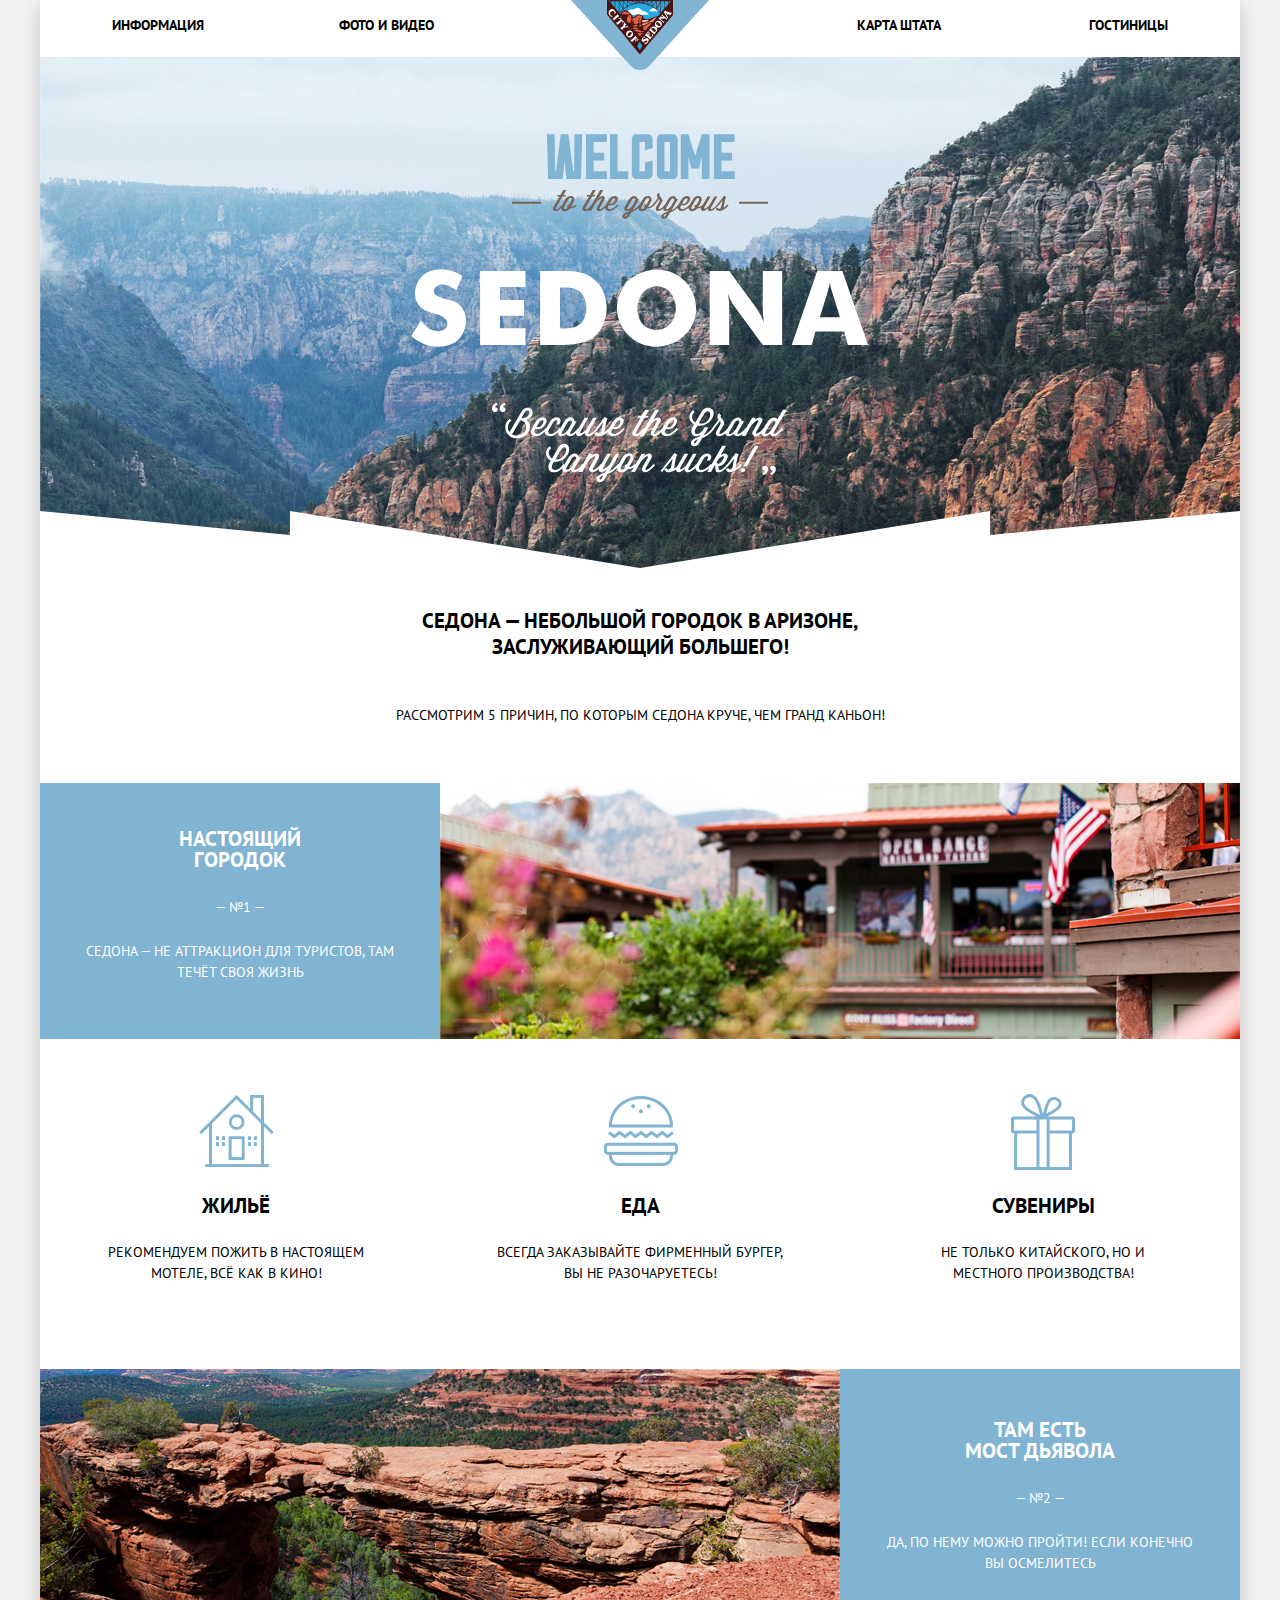
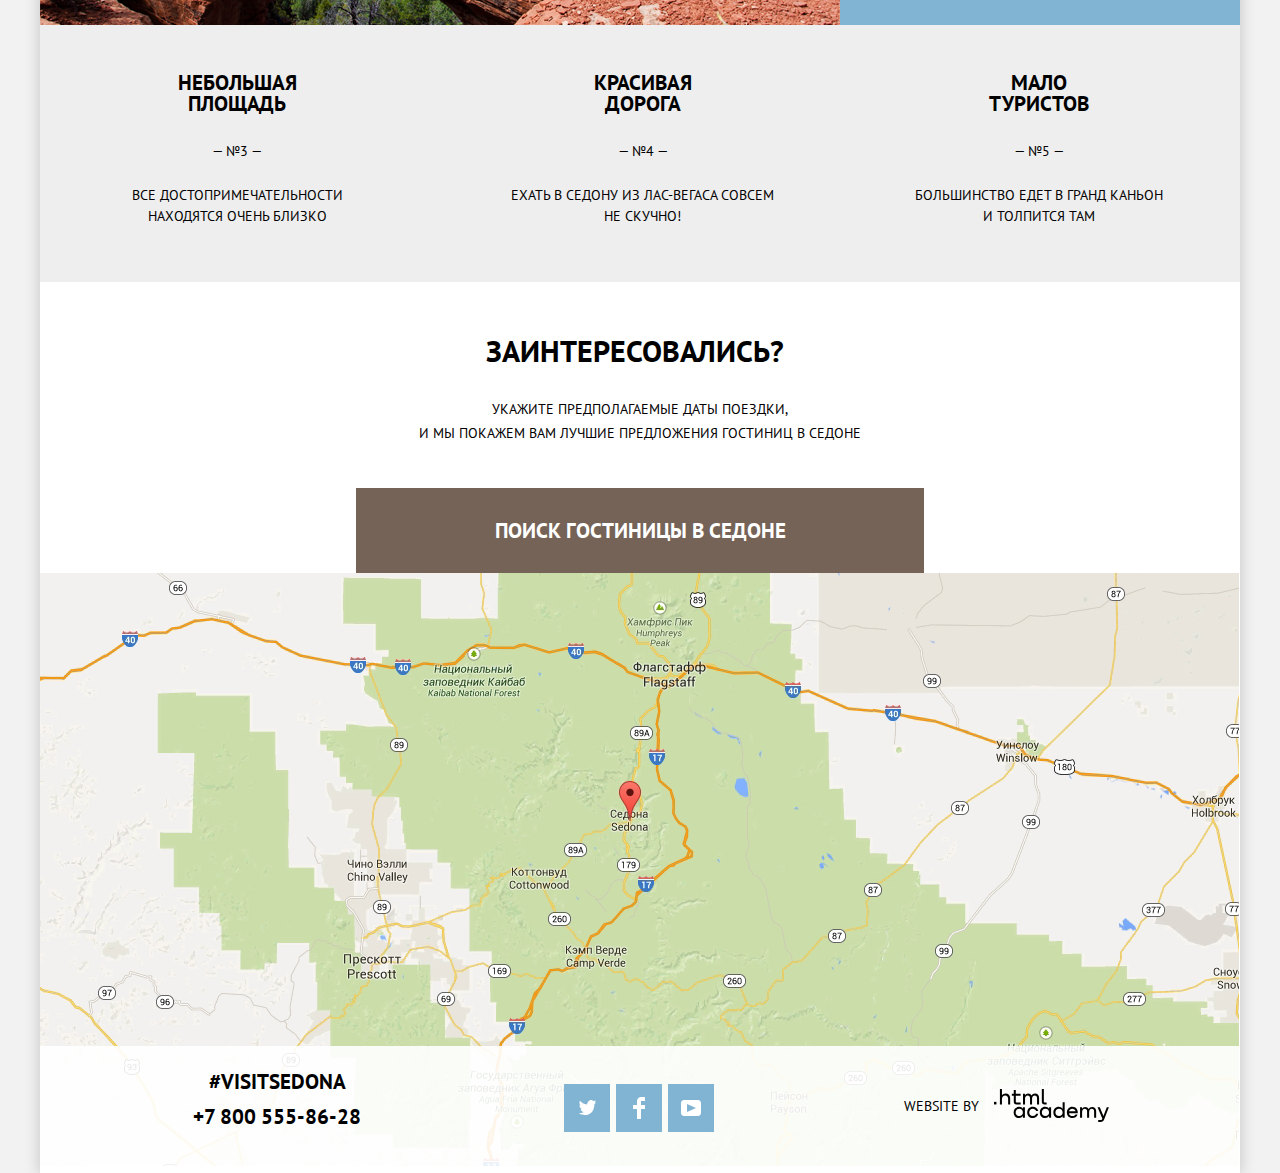
<file: index.html>
<!DOCTYPE html>
<html lang="ru" class="page">
  <head>
    <meta charset="utf-8">
    <title>HTML Academy: Седона</title>
    <link rel="stylesheet" href="https://fonts.googleapis.com/css2?family=PT+Sans:wght@400;700&display=swap">
    <link rel="stylesheet" href="css/normalize.css">
    <link rel="stylesheet" href="css/style.min.css">
    <link rel="icon" href="favicon.ico">
  </head>
  <body class="page-body">
    <div class="container-shadow">
      <header class="container">
        <nav>
          <ul class="menu-navigation">
            <li>
              <a href="blank.html">Информация</a>
            </li>
            <li>
              <a href="blank.html">Фото и видео</a>
            </li>
            <li>
              <a href="blank.html">Карта штата</a>
            </li>
            <li>
              <a href="catalog.html">Гостиницы</a>
            </li>
          </ul>
          <a class="menu-logo" href="#">
            <img src="img/logo.svg" width="138" height="70" alt="Логотип Седона">
          </a>
        </nav>
      </header>
      <main class="main-content container">
        <section class="welcome-container">
          <h1 class="visually-hidden">Купить тур в Седону</h1>
          <img class="welcome-text" src="img/welcome.svg" width="189" height="46" alt="Welcome">
          <img src="img/to-the-gorgeous.svg" width="256" height="29" alt="To the gorgeous">
          <img class="welcome-title" src="img/welcome-title.svg" width="458" height="214" alt="Sedona. Becose the Grand Canyon suck!">
          <img src="img/welcome-border.png" width="1200" height="57" alt="Рамка для верхнего блока">
        </section>
        <section class="description-container">
          <h2>Седона — небольшой городок в Аризоне, заслуживающий большего!</h2>
          <P>Рассмотрим 5 причин, по которым Седона круче, чем гранд каньон!</p>
          <ul class="reasons-list">
            <li class="item">
              <div class="item-container">
                <div>
                  <h3>Настоящий городок</h3>
                  <span class="reason-number">— №1 —</span>
                  <p>Седона — не аттракцион для туристов, там течёт своя жизнь</p>
                </div>
                <img src="img/town.jpg" width="800" height="256" alt="Седона - города с инфраструктурой">
              </div>
              <ul class="inner-list">
                <li class="item">
                  <img src="img/house.png" width="90" height="90" alt="Великолепные мотели">
                  <h4>Жильё</h4>
                  <p>Рекомендуем пожить в настоящем мотеле, всё как в кино!</p>
                </li>
                <li class="item">
                  <img src="img/burger.png" width="90" height="90" alt="Качественная еда">
                  <h4>Еда</h4>
                  <p>Всегда заказывайте фирменный бургер, вы не разочаруетесь!</p>
                </li>
                <li class="item">
                  <img src="img/gift.png" width="90" height="90" alt="Местные сувениры">
                  <h4>Сувениры</h4>
                  <p>Не только китайского, но и местного производства!</p>
                </li>
              </ul>
            </li>
            <li class="item">
              <div class="item-container">
                <img src="img/devil-bridge.jpg" width="800" height="256" alt="Седона - города с инфраструктурой">
                <div>
                  <h3>Там есть 
                    <br>
                    мост дьявола</h3>
                  <span class="reason-number">— №2 —</span>
                  <p>Да, по нему можно пройти! Если конечно вы осмелитесь</p>
                </div>
              </div>
            </li>
          </ul>
          <ul class="second-reasons-list">
            <li class="item">
              <h3>Небольшая площадь</h3>
              <span class="reason-number">— №3 —</span>
              <p>Все достопримечательности 
                <br>
                находятся очень близко</p>
            </li>
            <li class="item">
              <h3>Красивая дорога</h3>
              <span class="reason-number">— №4 —</span>
              <p>Ехать в седону из лас-вегаса совсем
                <br>
                не скучно!</p>
            </li>
            <li class="item">
              <h3>Мало туристов</h3>
              <span class="reason-number">— №5 —</span>
              <p>Большинство едет в гранд каньон
                <br>
                и толпится там</p>
            </li>
          </ul>
        </section>
        <section class="search-hotel container">
          <h2 class="visually-hidden">Заказать гостиницу в Седоне</h2>
          <span>Заинтересовались?</span>
          <p>Укажите предполагаемые даты поездки,
            <br>
            и мы покажем вам лучшие предложения гостиниц в седоне</p>
          <a class="modal-open-button" href="form.html">Поиск гостиницы в Седоне</a>
        </section>
        <section class="modal">
          <form class="modal-form" action="https://echo.htmlacademy.ru" method="get">
            <p>
              <label for="check-in">Дата заезда:</label>
              <input class="form-date" id="check-in" type="text" name="check-in-date" placeholder="24 апреля 2017" required>
              <button class="button-calendar button-form" type="button">
                <svg width="21" height="23" viewBox="0 0 21 23" fill="none" xmlns="http://www.w3.org/2000/svg">
                  <path fill-rule="evenodd" clip-rule="evenodd" d="M16.406 3.02498H19.251C20.217 3.02498 21 3.84698 21 4.86198V21.164C21 22.179 20.217 23 19.251 23H1.75C0.784 23 0 22.179 0 21.164V4.86198C0 3.84698 0.784 3.02498 1.75 3.02498H4.593V1.64798C4.593 1.26698 4.887 0.958984 5.25 0.958984C5.612 0.958984 5.906 1.26698 5.906 1.64798V3.02498H9.844V1.64798C9.844 1.26698 10.138 0.958984 10.501 0.958984C10.862 0.958984 11.156 1.26698 11.156 1.64798V3.02498H15.094V1.64798C15.094 1.26698 15.387 0.958984 15.75 0.958984C16.112 0.958984 16.406 1.26698 16.406 1.64798V3.02498ZM19.5646 21.484C19.6466 21.3979 19.691 21.2828 19.688 21.164H19.689V4.86198C19.689 4.60898 19.493 4.40298 19.252 4.40298H16.407V5.78098C16.407 6.16198 16.113 6.46998 15.751 6.46998C15.388 6.46998 15.095 6.16198 15.095 5.78098V4.40298H11.157V5.78098C11.157 6.16198 10.863 6.46998 10.502 6.46998C10.139 6.46998 9.845 6.16198 9.845 5.78098V4.40298H5.907V5.78098C5.907 6.16198 5.613 6.46998 5.251 6.46998C4.888 6.46998 4.594 6.16198 4.594 5.78098V4.40298H1.75C1.50263 4.40953 1.30696 4.61458 1.312 4.86198V21.164C1.30696 21.4114 1.50263 21.6164 1.75 21.623H19.251C19.3698 21.6201 19.4826 21.5701 19.5646 21.484Z" fill="#A9A9A9"/>
                  <path fill-rule="evenodd" clip-rule="evenodd" d="M4.59399 9.2251H7.21899V11.2911H4.59399V9.2251ZM4.59399 12.6681H7.21899V14.7351H4.59399V12.6681ZM7.21899 16.1121H4.59399V18.1781H7.21899V16.1121ZM9.18799 16.1121H11.813V18.1781H9.18799V16.1121ZM11.813 12.6681H9.18799V14.7351H11.813V12.6681ZM9.18799 9.2251H11.813V11.2911H9.18799V9.2251ZM16.406 16.1121H13.781V18.1781H16.406V16.1121ZM13.781 12.6681H16.406V14.7351H13.781V12.6681ZM16.406 9.2251H13.781V11.2911H16.406V9.2251Z" fill="#A9A9A9"/>
                </svg>
              </button>
            </p>
            <p>
              <label for="departure">Дата выезда:</label>
              <input class="form-date" id="departure" type="text" name="departure-date" placeholder="4 июля 2017">
              <button class="button-calendar button-form" type="button">
                <svg width="21" height="23" viewBox="0 0 21 23" fill="none" xmlns="http://www.w3.org/2000/svg">
                  <path fill-rule="evenodd" clip-rule="evenodd" d="M16.406 3.02498H19.251C20.217 3.02498 21 3.84698 21 4.86198V21.164C21 22.179 20.217 23 19.251 23H1.75C0.784 23 0 22.179 0 21.164V4.86198C0 3.84698 0.784 3.02498 1.75 3.02498H4.593V1.64798C4.593 1.26698 4.887 0.958984 5.25 0.958984C5.612 0.958984 5.906 1.26698 5.906 1.64798V3.02498H9.844V1.64798C9.844 1.26698 10.138 0.958984 10.501 0.958984C10.862 0.958984 11.156 1.26698 11.156 1.64798V3.02498H15.094V1.64798C15.094 1.26698 15.387 0.958984 15.75 0.958984C16.112 0.958984 16.406 1.26698 16.406 1.64798V3.02498ZM19.5646 21.484C19.6466 21.3979 19.691 21.2828 19.688 21.164H19.689V4.86198C19.689 4.60898 19.493 4.40298 19.252 4.40298H16.407V5.78098C16.407 6.16198 16.113 6.46998 15.751 6.46998C15.388 6.46998 15.095 6.16198 15.095 5.78098V4.40298H11.157V5.78098C11.157 6.16198 10.863 6.46998 10.502 6.46998C10.139 6.46998 9.845 6.16198 9.845 5.78098V4.40298H5.907V5.78098C5.907 6.16198 5.613 6.46998 5.251 6.46998C4.888 6.46998 4.594 6.16198 4.594 5.78098V4.40298H1.75C1.50263 4.40953 1.30696 4.61458 1.312 4.86198V21.164C1.30696 21.4114 1.50263 21.6164 1.75 21.623H19.251C19.3698 21.6201 19.4826 21.5701 19.5646 21.484Z" fill="#A9A9A9"/>
                  <path fill-rule="evenodd" clip-rule="evenodd" d="M4.59399 9.2251H7.21899V11.2911H4.59399V9.2251ZM4.59399 12.6681H7.21899V14.7351H4.59399V12.6681ZM7.21899 16.1121H4.59399V18.1781H7.21899V16.1121ZM9.18799 16.1121H11.813V18.1781H9.18799V16.1121ZM11.813 12.6681H9.18799V14.7351H11.813V12.6681ZM9.18799 9.2251H11.813V11.2911H9.18799V9.2251ZM16.406 16.1121H13.781V18.1781H16.406V16.1121ZM13.781 12.6681H16.406V14.7351H13.781V12.6681ZM16.406 9.2251H13.781V11.2911H16.406V9.2251Z" fill="#A9A9A9"/>
                </svg>
              </button>
            </p>
            <div class="people-quantity">
              <label for="adults">Взрослые:</label>
              <button class="button-minus button-form" type="button">
                <svg width="12" height="3" viewBox="0 0 12 3" fill="none" xmlns="http://www.w3.org/2000/svg">
                  <rect width="12" height="3" fill="#A9A9A9"/>
                </svg>
              </button>
              <input class="form-number" id="adults" type="text"  name="adults-quantity" placeholder="2" required>
              <button class="button-plus button-form" type="button">
                <svg width="11" height="11" viewBox="0 0 11 11" fill="none" xmlns="http://www.w3.org/2000/svg">
                  <path fill-rule="evenodd" clip-rule="evenodd" d="M4.23086 6.76932V11H6.76932V6.76932H11V4.23086H6.76932V0H4.23085V4.23086H0V6.76932H4.23086Z" fill="#A9A9A9"/>
                </svg>
              </button>
              <label class="form-label-children" for="children">Дети:</label>
              <button class="button-minus button-form" type="button">
                <svg width="12" height="3" viewBox="0 0 12 3" fill="none" xmlns="http://www.w3.org/2000/svg">
                  <rect width="12" height="3" fill="#A9A9A9"/>
                </svg>
              </button>
              <input class="form-number" id="children" type="text" name="children-quantity" placeholder="0" value="0">
              <button class="button-plus button-form" type="button">
                <svg width="11" height="11" viewBox="0 0 11 11" fill="none" xmlns="http://www.w3.org/2000/svg">
                  <path fill-rule="evenodd" clip-rule="evenodd" d="M4.23086 6.76932V11H6.76932V6.76932H11V4.23086H6.76932V0H4.23085V4.23086H0V6.76932H4.23086Z" fill="#A9A9A9"/>
                </svg>
              </button>
            </div>
            <button class="button-search" type="submit">Найти</button>
            </form>
        </section>
        <section class="map">
          <iframe src="https://www.google.com/maps/embed?pb=!1m18!1m12!1m3!1d52385.13565774556!2d-111.83015785957858!3d34.8544438152782!2m3!1f0!2f0!3f0!3m2!1i1024!2i768!4f13.1!3m3!1m2!1s0x872da132f942b00d%3A0x5548c523fa6c8efd!2z0KHQtdC00L7QvdCwLCDQkNGA0LjQt9C-0L3QsCA4NjMzNiwg0KHQqNCQ!5e0!3m2!1sru!2sru!4v1625517632846!5m2!1sru!2sru" width="1200" height="594" style="border:0;" allowfullscreen="" loading="lazy"></iframe>
        </section>
      </main>
      <footer class="main-footer footer-index container">
        <section class="contacts">
          <p>#visitSEDONA</p>
          <a href="tel:+78005558628">+7 800 555-86-28</a>
        </section>
        <ul class="social-list">
          <li>
            <a class="social-button" href="#" title="Twitter">
              <svg width="17" height="17" viewBox="0 0 17 17" fill="none" xmlns="http://www.w3.org/2000/svg">
                <path d="M10.95 1.14409C12.635 0.648089 13.934 1.41409 14.527 2.32309C15.2 2.09209 15.858 1.84209 16.538 1.61509C16.5249 2.30145 16.2117 2.94761 15.681 3.38309C16.366 3.55309 16.985 2.89209 16.985 2.89209C16.816 3.89209 15.979 4.68009 15.422 4.91609C15.191 11.6661 12.247 16.1331 5.34498 15.9981H4.89898C4.48898 15.9981 0.734977 15.5381 0.000976562 14.1111C2.27198 14.3071 3.89398 13.6891 4.69398 12.9341C3.73398 12.6341 2.01498 12.4571 1.71498 9.98409C2.06398 10.0901 2.27898 10.2121 2.90498 10.1031C1.70498 9.24709 0.373977 8.53009 0.447977 6.33009C0.732977 6.65809 1.51498 6.86609 1.78798 6.80209C1.08498 6.56109 -0.182023 3.44209 0.893977 1.85009C2.71198 3.70409 4.62898 5.45609 8.04598 5.62309C8.25398 3.33009 9.18298 1.79309 10.95 1.14409Z" fill="white"/>
              </svg>
            </a>
          </li>
          <li>
            <a class="social-button" href="#" title="Facebook">
              <svg width="12" height="22" viewBox="0 0 12 22" fill="none" xmlns="http://www.w3.org/2000/svg">
                <path d="M12 4V0H8C5.79086 0 4 1.79086 4 4V8H0V12H4V22H8V12H12V8H8V4H12Z" fill="white"/>
              </svg>
            </a>
          </li>
          <li>
            <a class="social-button" href="#" title="YouTube">
              <svg width="20" height="16" viewBox="0 0 20 16" fill="none" xmlns="http://www.w3.org/2000/svg">
                <path fill-rule="evenodd" clip-rule="evenodd" d="M3 0H17C18.65 0 20 1.35 20 3V13C20 14.65 18.65 16 17 16H3C1.35 16 0 14.65 0 13V3C0 1.35 1.35 0 3 0ZM6.027 4.002V11.998L15.014 8L6.027 4.002Z" fill="white"/>
              </svg>
            </a>
          </li>
        </ul>
        <div class="developer">
          <p>Website by</p>
          <a class="developer-link" href="https://htmlacademy.ru/intensive/htmlcss" title="htmlAcademy">
             <svg width="115" height="33" viewBox="0 0 115 33" fill="none" xmlns="http://www.w3.org/2000/svg">
               <path d="M0 12.8691V15.4429H2.45789V12.8691H0Z" fill="black"/>
               <path d="M11.6466 4.52562C10.0863 4.52562 8.82534 5.23341 8.03454 6.26294H7.94905V0H5.91864V15.4429H7.94905V10.1451C7.94905 8.02172 9.27418 6.49888 11.2191 6.49888C13.0572 6.49888 14.1258 7.87158 14.1258 9.71614V15.4429H16.1563V9.35153C16.1563 6.41308 14.3396 4.52562 11.6466 4.52562Z" fill="black"/>
               <path d="M26.6171 4.82696H21.8082V1.07349H19.7778V4.82696H17.8542V6.80022H19.7778V12.7843C19.7778 14.5002 20.7396 15.4439 22.4708 15.4439H26.6171V13.4492H22.8769C22.193 13.4492 21.8082 13.0632 21.8082 12.3983V6.80022H26.6171V4.82696Z" fill="black"/>
               <path d="M41.1215 4.54712C39.497 4.54712 38.2576 5.34071 37.5736 6.60618H37.5095C36.8897 5.36217 35.7356 4.54712 34.154 4.54712C32.7434 4.54712 31.6746 5.29781 31.0336 6.3488H30.948V4.82596H29.0031V15.4429H31.0336V9.99504C31.0336 8.00032 32.0806 6.54184 33.6624 6.49894C35.1584 6.45604 36.0347 7.52847 36.0347 9.13708V15.4429H38.0652V9.82343C38.0652 7.44266 39.4758 6.49894 40.6941 6.49894C42.1688 6.49894 43.0452 7.52847 43.0452 9.13708V15.4429H45.0754V8.92261C45.0754 6.3488 43.6221 4.54712 41.1215 4.54712Z" fill="black"/>
               <path d="M47.8271 12.6975C47.8271 14.4348 48.8103 15.4429 50.6269 15.4429H52.6359V13.4696H50.9261C50.2422 13.4696 49.8574 13.0835 49.8574 12.4186V0H47.8271V12.6975Z" fill="black"/>
               <path d="M28.9048 19.6888H28.8192C28.027 18.6227 26.7425 17.8764 25.0295 17.8551C21.882 17.8124 19.6338 20.1365 19.6338 23.4202C19.6338 26.7252 21.9248 29.0494 25.008 29.0068C26.7637 28.9853 28.027 28.1965 28.8192 27.0663H28.9048V28.7081H30.9177V18.1536H28.9048V19.6888ZM25.3077 27.0451C23.081 27.0451 21.6679 25.4245 21.6679 23.4202C21.6679 21.4159 23.081 19.7954 25.3077 19.7954C27.4703 19.7954 28.8836 21.4159 28.8836 23.4202C28.8836 25.4033 27.4703 27.0451 25.3077 27.0451Z" fill="black"/>
               <path d="M44.2095 21.9915C43.717 19.6034 41.5973 17.855 38.8139 17.855C35.4524 17.855 33.2042 20.307 33.2042 23.4201C33.2042 26.5331 35.4524 29.0067 38.8139 29.0067C41.5973 29.0067 43.717 27.2155 44.2095 24.8061H42.0898C41.6617 26.1494 40.3984 27.0662 38.8354 27.0662C36.6513 27.0662 35.2381 25.4244 35.2381 23.4201C35.2381 21.4158 36.6513 19.7953 38.8354 19.7953C40.4625 19.7953 41.6617 20.7548 42.0898 21.9915H44.2095Z" fill="black"/>
               <path d="M55.0836 19.6888H54.998C54.2058 18.6227 52.921 17.8764 51.2081 17.8551C48.0607 17.8124 45.8125 20.1365 45.8125 23.4202C45.8125 26.7252 48.1036 29.0494 51.1866 29.0068C52.9425 28.9853 54.2058 28.1965 54.998 27.0663H55.0836V28.7081H57.0962V18.1536H55.0836V19.6888ZM51.4866 27.0451C49.2596 27.0451 47.8466 25.4245 47.8466 23.4202C47.8466 21.4159 49.2596 19.7954 51.4866 19.7954C53.6491 19.7954 55.0622 21.4159 55.0622 23.4202C55.0622 25.4033 53.6491 27.0451 51.4866 27.0451Z" fill="black"/>
               <path d="M68.6538 19.7953H68.5682C67.776 18.6652 66.4483 17.8763 64.7568 17.855C61.6738 17.8123 59.3827 20.1365 59.3827 23.4415C59.3827 26.7251 61.6309 29.0493 64.7783 29.0067C66.4483 28.9853 67.776 28.239 68.5468 27.1729H68.6538V28.708H70.6665V13.356H68.6538V19.7953ZM65.0568 27.0662C62.8298 27.0662 61.4168 25.4458 61.4168 23.4415C61.4168 21.4372 62.8298 19.8166 65.0568 19.8166C67.2193 19.8166 68.6324 21.4585 68.6324 23.4415C68.6324 25.4458 67.2193 27.0662 65.0568 27.0662Z" fill="black"/>
               <path d="M78.3297 17.855C75.0752 17.855 72.8483 20.3497 72.8483 23.4414C72.8483 26.4479 74.9467 29.0067 78.3724 29.0067C80.8561 29.0067 82.8475 27.6633 83.5541 25.4244H81.4342C80.9634 26.4267 79.8286 27.0662 78.4582 27.0662C76.5312 27.0662 75.1608 25.7869 75.0108 24.1451H83.7682C84.0464 20.6269 81.8412 17.855 78.3297 17.855ZM78.2868 19.7953C79.9783 19.7953 81.2416 20.8401 81.5627 22.354H75.0538C75.3534 20.8614 76.6168 19.7953 78.2868 19.7953Z" fill="black"/>
               <path d="M98.1985 17.8762C96.5713 17.8762 95.3295 18.6651 94.6443 19.9232H94.5799C93.9591 18.6865 92.8029 17.8762 91.2184 17.8762C89.8054 17.8762 88.7347 18.6225 88.0924 19.6673H88.0068V18.1534H86.0583V28.7079H88.0924V23.2921C88.0924 21.3091 89.1417 19.8592 90.7261 19.8165C92.2247 19.7739 93.1028 20.84 93.1028 22.4392V28.7079H95.1368V23.1215C95.1368 20.7547 96.5499 19.8165 97.7703 19.8165C99.2477 19.8165 100.125 20.84 100.125 22.4392V28.7079H102.16V22.226C102.16 19.6673 100.704 17.8762 98.1985 17.8762Z" fill="black"/>
               <path d="M109.441 27.0237L105.801 18.1536H103.553L108.392 29.7104L108.371 29.753C108.028 30.6272 107.643 30.947 106.701 30.947H104.196V32.9726H106.701C108.542 32.9726 109.527 32.1411 110.212 30.3499L114.88 18.1536H112.803L109.441 27.0237Z" fill="black"/>
             </svg>
         </a>
        </div>
      </footer>
    </div>

    <script src="js/modal.js"></script>

  </body>
</html>
</file>
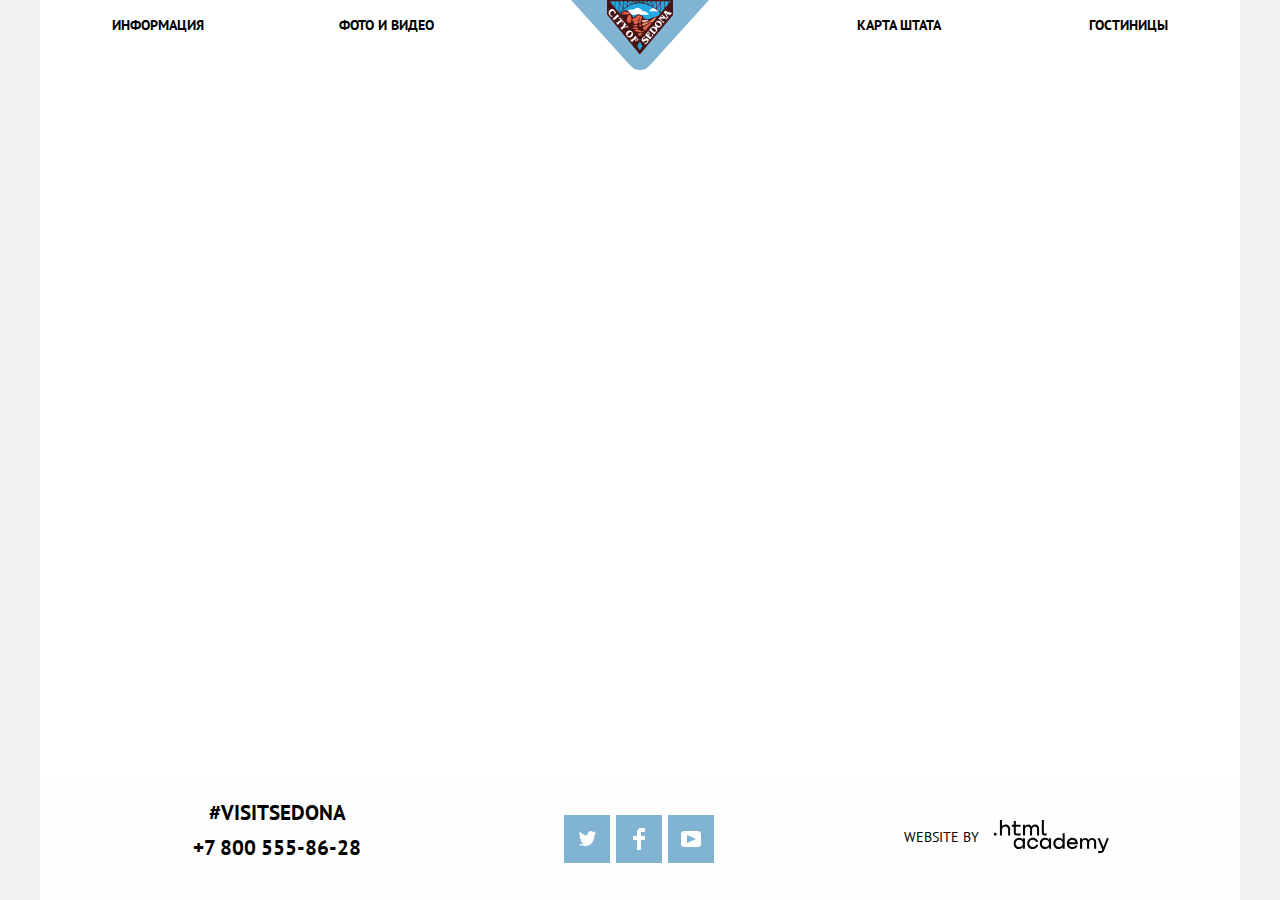
<file: blank.html>
<!DOCTYPE html>
<html lang="ru" class="page">
  <head>
    <meta charset="utf-8">
    <title>HTML Academy: 404 - Седона</title>
    <link rel="stylesheet" href="https://fonts.googleapis.com/css2?family=PT+Sans:wght@400;700&display=swap">
    <link rel="stylesheet" href="css/normalize.css">
    <link rel="stylesheet" href="css/style.min.css">
    <link rel="icon" href="favicon.ico">
  </head>

  <body class="page-body">
    <header class="container">
      <nav>
        <ul class="menu-navigation">
          <li>
            <a href="blank.html">Информация</a>
          </li>
          <li>
            <a href="blank.html">Фото и видео</a>
          </li>
          <li>
            <a href="blank.html">Карта штата</a>
          </li>
          <li>
            <a href="catalog.html">Гостиницы</a>
          </li>
        </ul>
        <div class="menu-logo" >
          <a href="index.html">
            <img src="img/logo.svg" width="138" height="70" alt="Логотип Седона">
          </a>
        </div>
      </nav>
    </header>
    <main class="main-content container">
    </main>
    <footer class="main-footer container">
      <section class="contacts">
        <p>#visitSEDONA</p>
        <a href="tel:+78005558628">+7 800 555-86-28</a>
      </section>
      <ul class="social-list">
        <li>
          <a class="social-button" href="#" title="Twitter">
            <svg width="17" height="17" viewBox="0 0 17 17" fill="none" xmlns="http://www.w3.org/2000/svg">
              <path d="M10.95 1.14409C12.635 0.648089 13.934 1.41409 14.527 2.32309C15.2 2.09209 15.858 1.84209 16.538 1.61509C16.5249 2.30145 16.2117 2.94761 15.681 3.38309C16.366 3.55309 16.985 2.89209 16.985 2.89209C16.816 3.89209 15.979 4.68009 15.422 4.91609C15.191 11.6661 12.247 16.1331 5.34498 15.9981H4.89898C4.48898 15.9981 0.734977 15.5381 0.000976562 14.1111C2.27198 14.3071 3.89398 13.6891 4.69398 12.9341C3.73398 12.6341 2.01498 12.4571 1.71498 9.98409C2.06398 10.0901 2.27898 10.2121 2.90498 10.1031C1.70498 9.24709 0.373977 8.53009 0.447977 6.33009C0.732977 6.65809 1.51498 6.86609 1.78798 6.80209C1.08498 6.56109 -0.182023 3.44209 0.893977 1.85009C2.71198 3.70409 4.62898 5.45609 8.04598 5.62309C8.25398 3.33009 9.18298 1.79309 10.95 1.14409Z" fill="white"/>
            </svg>
          </a>
        </li>
        <li>
          <a class="social-button" href="#" title="Facebook">
            <svg width="12" height="22" viewBox="0 0 12 22" fill="none" xmlns="http://www.w3.org/2000/svg">
              <path d="M12 4V0H8C5.79086 0 4 1.79086 4 4V8H0V12H4V22H8V12H12V8H8V4H12Z" fill="white"/>
            </svg>
          </a>
        </li>
        <li>
          <a class="social-button" href="#" title="YouTube">
            <svg width="20" height="16" viewBox="0 0 20 16" fill="none" xmlns="http://www.w3.org/2000/svg">
              <path fill-rule="evenodd" clip-rule="evenodd" d="M3 0H17C18.65 0 20 1.35 20 3V13C20 14.65 18.65 16 17 16H3C1.35 16 0 14.65 0 13V3C0 1.35 1.35 0 3 0ZM6.027 4.002V11.998L15.014 8L6.027 4.002Z" fill="white"/>
            </svg>
          </a>
        </li>
      </ul>
      <div class="developer">
        <p>Website by</p>
        <a class="developer-link" href="https://htmlacademy.ru/intensive/htmlcss" title="htmlAcademy">
           <svg width="115" height="33" viewBox="0 0 115 33" fill="none" xmlns="http://www.w3.org/2000/svg">
             <path d="M0 12.8691V15.4429H2.45789V12.8691H0Z" fill="black"/>
             <path d="M11.6466 4.52562C10.0863 4.52562 8.82534 5.23341 8.03454 6.26294H7.94905V0H5.91864V15.4429H7.94905V10.1451C7.94905 8.02172 9.27418 6.49888 11.2191 6.49888C13.0572 6.49888 14.1258 7.87158 14.1258 9.71614V15.4429H16.1563V9.35153C16.1563 6.41308 14.3396 4.52562 11.6466 4.52562Z" fill="black"/>
             <path d="M26.6171 4.82696H21.8082V1.07349H19.7778V4.82696H17.8542V6.80022H19.7778V12.7843C19.7778 14.5002 20.7396 15.4439 22.4708 15.4439H26.6171V13.4492H22.8769C22.193 13.4492 21.8082 13.0632 21.8082 12.3983V6.80022H26.6171V4.82696Z" fill="black"/>
             <path d="M41.1215 4.54712C39.497 4.54712 38.2576 5.34071 37.5736 6.60618H37.5095C36.8897 5.36217 35.7356 4.54712 34.154 4.54712C32.7434 4.54712 31.6746 5.29781 31.0336 6.3488H30.948V4.82596H29.0031V15.4429H31.0336V9.99504C31.0336 8.00032 32.0806 6.54184 33.6624 6.49894C35.1584 6.45604 36.0347 7.52847 36.0347 9.13708V15.4429H38.0652V9.82343C38.0652 7.44266 39.4758 6.49894 40.6941 6.49894C42.1688 6.49894 43.0452 7.52847 43.0452 9.13708V15.4429H45.0754V8.92261C45.0754 6.3488 43.6221 4.54712 41.1215 4.54712Z" fill="black"/>
             <path d="M47.8271 12.6975C47.8271 14.4348 48.8103 15.4429 50.6269 15.4429H52.6359V13.4696H50.9261C50.2422 13.4696 49.8574 13.0835 49.8574 12.4186V0H47.8271V12.6975Z" fill="black"/>
             <path d="M28.9048 19.6888H28.8192C28.027 18.6227 26.7425 17.8764 25.0295 17.8551C21.882 17.8124 19.6338 20.1365 19.6338 23.4202C19.6338 26.7252 21.9248 29.0494 25.008 29.0068C26.7637 28.9853 28.027 28.1965 28.8192 27.0663H28.9048V28.7081H30.9177V18.1536H28.9048V19.6888ZM25.3077 27.0451C23.081 27.0451 21.6679 25.4245 21.6679 23.4202C21.6679 21.4159 23.081 19.7954 25.3077 19.7954C27.4703 19.7954 28.8836 21.4159 28.8836 23.4202C28.8836 25.4033 27.4703 27.0451 25.3077 27.0451Z" fill="black"/>
             <path d="M44.2095 21.9915C43.717 19.6034 41.5973 17.855 38.8139 17.855C35.4524 17.855 33.2042 20.307 33.2042 23.4201C33.2042 26.5331 35.4524 29.0067 38.8139 29.0067C41.5973 29.0067 43.717 27.2155 44.2095 24.8061H42.0898C41.6617 26.1494 40.3984 27.0662 38.8354 27.0662C36.6513 27.0662 35.2381 25.4244 35.2381 23.4201C35.2381 21.4158 36.6513 19.7953 38.8354 19.7953C40.4625 19.7953 41.6617 20.7548 42.0898 21.9915H44.2095Z" fill="black"/>
             <path d="M55.0836 19.6888H54.998C54.2058 18.6227 52.921 17.8764 51.2081 17.8551C48.0607 17.8124 45.8125 20.1365 45.8125 23.4202C45.8125 26.7252 48.1036 29.0494 51.1866 29.0068C52.9425 28.9853 54.2058 28.1965 54.998 27.0663H55.0836V28.7081H57.0962V18.1536H55.0836V19.6888ZM51.4866 27.0451C49.2596 27.0451 47.8466 25.4245 47.8466 23.4202C47.8466 21.4159 49.2596 19.7954 51.4866 19.7954C53.6491 19.7954 55.0622 21.4159 55.0622 23.4202C55.0622 25.4033 53.6491 27.0451 51.4866 27.0451Z" fill="black"/>
             <path d="M68.6538 19.7953H68.5682C67.776 18.6652 66.4483 17.8763 64.7568 17.855C61.6738 17.8123 59.3827 20.1365 59.3827 23.4415C59.3827 26.7251 61.6309 29.0493 64.7783 29.0067C66.4483 28.9853 67.776 28.239 68.5468 27.1729H68.6538V28.708H70.6665V13.356H68.6538V19.7953ZM65.0568 27.0662C62.8298 27.0662 61.4168 25.4458 61.4168 23.4415C61.4168 21.4372 62.8298 19.8166 65.0568 19.8166C67.2193 19.8166 68.6324 21.4585 68.6324 23.4415C68.6324 25.4458 67.2193 27.0662 65.0568 27.0662Z" fill="black"/>
             <path d="M78.3297 17.855C75.0752 17.855 72.8483 20.3497 72.8483 23.4414C72.8483 26.4479 74.9467 29.0067 78.3724 29.0067C80.8561 29.0067 82.8475 27.6633 83.5541 25.4244H81.4342C80.9634 26.4267 79.8286 27.0662 78.4582 27.0662C76.5312 27.0662 75.1608 25.7869 75.0108 24.1451H83.7682C84.0464 20.6269 81.8412 17.855 78.3297 17.855ZM78.2868 19.7953C79.9783 19.7953 81.2416 20.8401 81.5627 22.354H75.0538C75.3534 20.8614 76.6168 19.7953 78.2868 19.7953Z" fill="black"/>
             <path d="M98.1985 17.8762C96.5713 17.8762 95.3295 18.6651 94.6443 19.9232H94.5799C93.9591 18.6865 92.8029 17.8762 91.2184 17.8762C89.8054 17.8762 88.7347 18.6225 88.0924 19.6673H88.0068V18.1534H86.0583V28.7079H88.0924V23.2921C88.0924 21.3091 89.1417 19.8592 90.7261 19.8165C92.2247 19.7739 93.1028 20.84 93.1028 22.4392V28.7079H95.1368V23.1215C95.1368 20.7547 96.5499 19.8165 97.7703 19.8165C99.2477 19.8165 100.125 20.84 100.125 22.4392V28.7079H102.16V22.226C102.16 19.6673 100.704 17.8762 98.1985 17.8762Z" fill="black"/>
             <path d="M109.441 27.0237L105.801 18.1536H103.553L108.392 29.7104L108.371 29.753C108.028 30.6272 107.643 30.947 106.701 30.947H104.196V32.9726H106.701C108.542 32.9726 109.527 32.1411 110.212 30.3499L114.88 18.1536H112.803L109.441 27.0237Z" fill="black"/>
           </svg>
       </a>
      </div>
    </footer>
  </body>

</html>
</file>
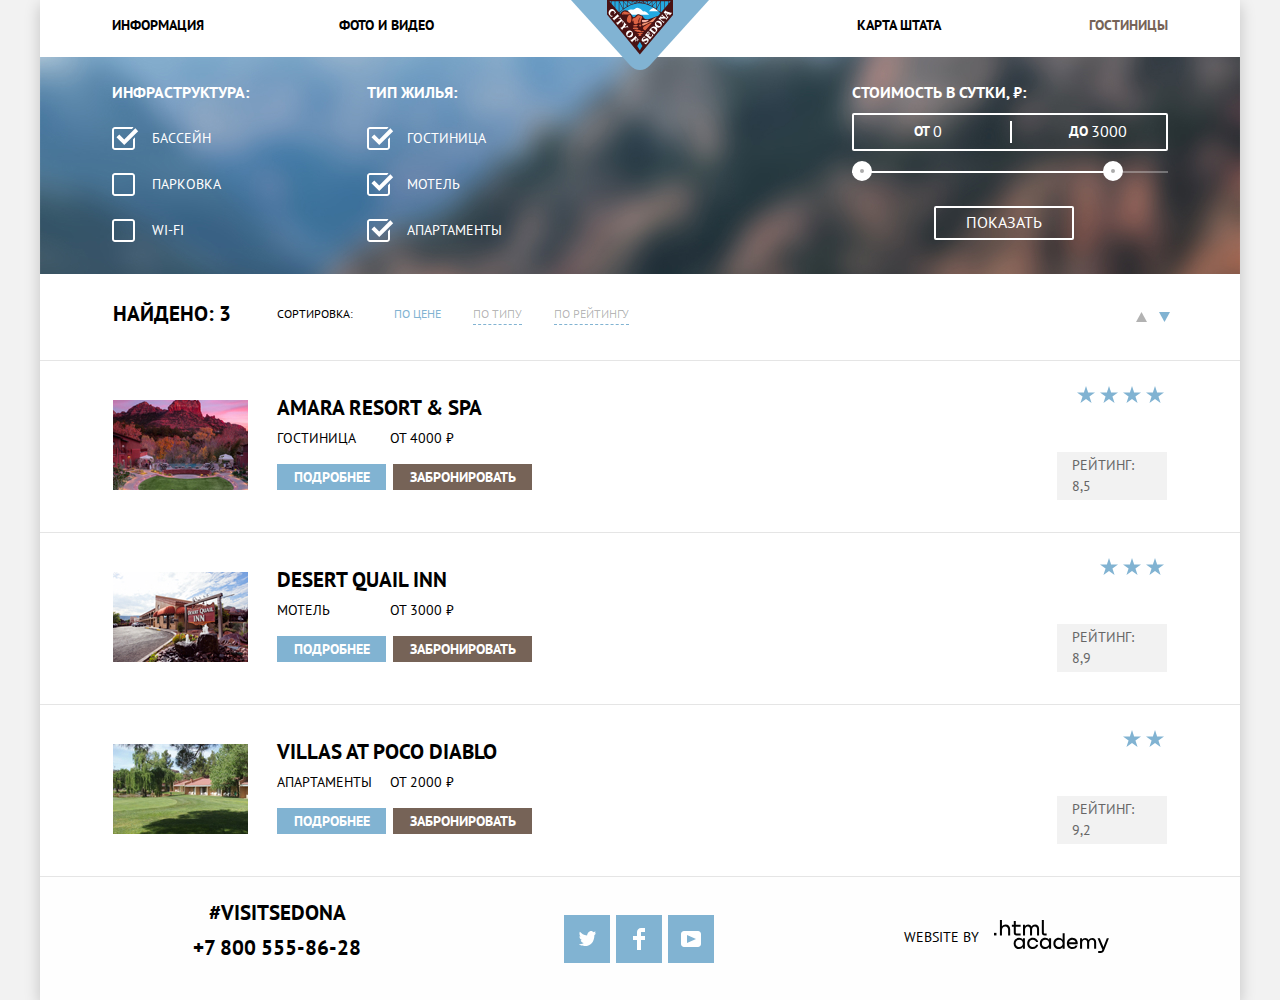
<file: catalog.html>
<!DOCTYPE html>
<html lang="ru" class="page">
  <head>
    <meta charset="utf-8">
    <title>Гостиницы-Седона</title>
    <link rel="stylesheet" href="https://fonts.googleapis.com/css2?family=PT+Sans:wght@400;700&display=swap">
    <link rel="stylesheet" href="css/normalize.css">
    <link rel="stylesheet" href="css/style.min.css">
    <link rel="icon" href="favicon.ico">
  </head>

  <body class="page-body">
    <div class="container-shadow">
      <header class="container">
        <nav>
          <ul class="menu-navigation">
            <li>
              <a href="blank.html">Информация</a>
            </li>
            <li>
              <a href="blank.html">Фото и видео</a>
            </li>
            <li>
              <a href="blank.html">Карта штата</a>
            </li>
            <li>
              <a class="active-page">Гостиницы</a>
            </li>
          </ul>
          <div class="menu-logo" >
            <a href="index.html">
              <img src="img/logo.svg" width="138" height="70" alt="Логотип Седона">
            </a>
          </div>
        </nav>
      </header>
      <main class="main-content container">
        <h1 class="visually-hidden">Поиск отеля в Седоне</h1>
        <section class="filter">
          <h2 class="visually-hidden">Поиск отеля по параметрам</h2>
          <form class="filter-form" action="https://echo.htmlacademy.ru" method="get">
            <fieldset class="filter-checkbox">
              <legend>Инфраструктура:</legend>
              <ul>
                <li class="filter-checkbox-options">
                  <input class="visually-hidden input-checkbox" type="checkbox" name="swimming-pool" id="filter-swimming-pool" checked>
                  <label for="filter-swimming-pool">Бассейн</label>
                </li>
                <li class="filter-checkbox-options">
                  <input class="visually-hidden input-checkbox" type="checkbox" name="parking" id="filter-parking">
                  <label for="filter-parking">Парковка</label>
                </li>
                <li class="filter-checkbox-options">
                  <input class="visually-hidden input-checkbox" type="checkbox" name="wi-fi" id="filter-wi-fi">
                  <label for="filter-wi-fi">wi-fi</label>
                </li>
              </ul>
            </fieldset>
            <fieldset class="filter-checkbox">
              <legend>Тип жилья:</legend>
              <ul>
                <li class="filter-checkbox-options">
                  <input class="visually-hidden input-checkbox" type="checkbox" name="hotel" id="filter-hotel" checked>
                  <label for="filter-hotel">Гостиница</label>
                </li>
                <li class="filter-checkbox-options">
                  <input class="visually-hidden input-checkbox" type="checkbox" name="motel" id="filter-motel" checked>
                  <label for="filter-motel">Мотель</label>
                </li>
                <li class="filter-checkbox-options">
                  <input class="visually-hidden input-checkbox" type="checkbox" name="apartments" id="filter-apartments" checked>
                  <label for="filter-apartments">Апартаменты</label>
                </li>
              </ul>
            </fieldset>
            <fieldset>
              <legend>Стоимость в сутки, &#8381;:</legend>
              <div class="range-filter">
                <div class="price-controls">
                  <div>
                    <label for="minimal-price">От</label>
                    <input type="text" id="minimal-price" name="min-price" value="0">
                  </div>
                  <div>
                    <label for="maximum-price">До</label>
                    <input type="text" id="maximum-price" name="max-price" value="3000">
                  </div>
                </div>
                <div class="range-controls">
                  <div class="scale">
                    <div class="bar"></div>
                  </div>
                  <div class="toggle toggle-min" tabindex="0">Минимальная цена</div>
                  <div class="toggle toggle-max" tabindex="0">Максимальная цена</div>
                </div>
              </div>
              <button class="button-filter" type="submit">Показать</button>
            </fieldset>
          </form>
        </section>
        <section class="catalog-search">
          <p class="search-results">Найдено: 3</p>
          <p>Сортировка:</p>
          <div class="sorting-box">
            <ul class="sorting-text">
              <li>
                <a class="sorting-text-checked" href="#">По цене</a>
              </li>
              <li>
                <a href="#">По типу</a>
              </li>
              <li>
                <a href="#">По рейтингу</a>
              </li>
            </ul>
            <ul class="sorting-icon">
              <li>
                <a class="sorting-icon-item" href="#" title="Сортировать по возрастанию">
                  <svg width="11" height="10" viewBox="0 0 11 10" fill="none" xmlns="http://www.w3.org/2000/svg">
                    <path d="M5.5 0L0 10H11L5.5 0Z" fill="black"/>
                  </svg>
                </a>
              </li>
              <li class="sorting-icon-checked sorting-icon-item">
                <a href="#" title="Сортировать по убыванию">
                  <svg width="11" height="10" viewBox="0 0 11 10" fill="none" xmlns="http://www.w3.org/2000/svg">
                    <path d="M5.5 10L0 0H11" fill="black"/>
                  </svg>
                </a>
              </li>
            </ul>
          </div>
        </section>
        <section>
          <h2 class="visually-hidden">Список найденных отелей</h2>
          <ul class="hostel-list">
            <li>
              <img src="img/amara-resort-spa.jpg" width="135" height="90" alt="Отель Amara Resort & Spa">
              <div class="hostel-description">
                <div>
                  <h3>
                    <a class="hostel-name" href="#">Amara Resort & Spa</a>
                  </h3>
                  <div class="prise">
                    <p>Гостиница</p>
                    <span>От 4000 &#8381;</span>
                  </div>
                  <a class="details" href="#">Подробнее</a>
                  <a class="book" href="#">Забронировать</a>
                </div>
                <div class="hostel-description-raiting">
                  <h4 class="visually-hidden">Рейтинг отеля</h4> 
                  <div class="star-raiting">
                    <span class="star-raiting-icon"></span>
                    <span class="star-raiting-icon"></span>
                    <span class="star-raiting-icon"></span>
                    <span class="star-raiting-icon"></span>
                  </div>
                  <p>Рейтинг: 8,5</p>
                </div>
              </div>
            </li>
            <li>
              <img src="img/desert-quail-inn.jpg" width="135" height="90" alt="Отель ADesert Quail Inn">
              <div class="hostel-description">
                <div>
                  <h3>
                    <a class="hostel-name" href="#">Desert Quail Inn</a>
                  </h3>
                  <div class="prise">
                    <p>Мотель</p>
                    <span>От 3000 &#8381;</span>
                  </div>
                  <a class="details" href="#">Подробнее</a>
                  <a class="book" href="#">Забронировать</a>
                </div>
                <div class="hostel-description-raiting">
                  <h4 class="visually-hidden">Рейтинг отеля</h4> 
                  <div class="star-raiting">
                    <span class="star-raiting-icon"></span>
                    <span class="star-raiting-icon"></span>
                    <span class="star-raiting-icon"></span>
                  </div>
                  <p>Рейтинг: 8,9</p>
                </div>
              </div>
            </li>
            <li>
              <img src="img/villas-at-poco-diablo.jpg" width="135" height="90" alt="Villas at Poco Diablo">
              <div class="hostel-description">
                <div>
                  <h3>
                    <a class="hostel-name" href="#">Villas at Poco Diablo</a>
                  </h3>
                  <div class="prise">
                    <p>Апартаменты</p>
                    <span>От 2000 &#8381;</span>
                  </div>
                  <a class="details" href="#">Подробнее</a>
                  <a class="book" href="#">Забронировать</a>
                </div>
                <div class="hostel-description-raiting">
                  <h4 class="visually-hidden">Рейтинг отеля</h4> 
                  <div class="star-raiting">
                    <span class="star-raiting-icon"></span>
                    <span class="star-raiting-icon"></span>
                  </div>
                  <p>Рейтинг: 9,2</p>
                </div>
              </div>
            </li>
          </ul>
        </section>
      </main>
      <footer class="main-footer container">
        <section class="contacts">
          <p>#visitSEDONA</p>
          <a href="tel:+78005558628">+7 800 555-86-28</a>
        </section>
        <ul class="social-list">
          <li>
            <a class="social-button" href="#" title="Twitter">
              <svg width="17" height="17" viewBox="0 0 17 17" fill="none" xmlns="http://www.w3.org/2000/svg">
                <path d="M10.95 1.14409C12.635 0.648089 13.934 1.41409 14.527 2.32309C15.2 2.09209 15.858 1.84209 16.538 1.61509C16.5249 2.30145 16.2117 2.94761 15.681 3.38309C16.366 3.55309 16.985 2.89209 16.985 2.89209C16.816 3.89209 15.979 4.68009 15.422 4.91609C15.191 11.6661 12.247 16.1331 5.34498 15.9981H4.89898C4.48898 15.9981 0.734977 15.5381 0.000976562 14.1111C2.27198 14.3071 3.89398 13.6891 4.69398 12.9341C3.73398 12.6341 2.01498 12.4571 1.71498 9.98409C2.06398 10.0901 2.27898 10.2121 2.90498 10.1031C1.70498 9.24709 0.373977 8.53009 0.447977 6.33009C0.732977 6.65809 1.51498 6.86609 1.78798 6.80209C1.08498 6.56109 -0.182023 3.44209 0.893977 1.85009C2.71198 3.70409 4.62898 5.45609 8.04598 5.62309C8.25398 3.33009 9.18298 1.79309 10.95 1.14409Z" fill="white"/>
              </svg>
            </a>
          </li>
          <li>
            <a class="social-button" href="#" title="Facebook">
              <svg width="12" height="22" viewBox="0 0 12 22" fill="none" xmlns="http://www.w3.org/2000/svg">
                <path d="M12 4V0H8C5.79086 0 4 1.79086 4 4V8H0V12H4V22H8V12H12V8H8V4H12Z" fill="white"/>
              </svg>
            </a>
          </li>
          <li>
            <a class="social-button" href="#" title="YouTube">
              <svg width="20" height="16" viewBox="0 0 20 16" fill="none" xmlns="http://www.w3.org/2000/svg">
                <path fill-rule="evenodd" clip-rule="evenodd" d="M3 0H17C18.65 0 20 1.35 20 3V13C20 14.65 18.65 16 17 16H3C1.35 16 0 14.65 0 13V3C0 1.35 1.35 0 3 0ZM6.027 4.002V11.998L15.014 8L6.027 4.002Z" fill="white"/>
              </svg>
            </a>
          </li>
        </ul>
        <div class="developer">
          <p>Website by</p>
          <a class="developer-link" href="https://htmlacademy.ru/intensive/htmlcss" title="htmlAcademy">
             <svg width="115" height="33" viewBox="0 0 115 33" fill="none" xmlns="http://www.w3.org/2000/svg">
               <path d="M0 12.8691V15.4429H2.45789V12.8691H0Z" fill="black"/>
               <path d="M11.6466 4.52562C10.0863 4.52562 8.82534 5.23341 8.03454 6.26294H7.94905V0H5.91864V15.4429H7.94905V10.1451C7.94905 8.02172 9.27418 6.49888 11.2191 6.49888C13.0572 6.49888 14.1258 7.87158 14.1258 9.71614V15.4429H16.1563V9.35153C16.1563 6.41308 14.3396 4.52562 11.6466 4.52562Z" fill="black"/>
               <path d="M26.6171 4.82696H21.8082V1.07349H19.7778V4.82696H17.8542V6.80022H19.7778V12.7843C19.7778 14.5002 20.7396 15.4439 22.4708 15.4439H26.6171V13.4492H22.8769C22.193 13.4492 21.8082 13.0632 21.8082 12.3983V6.80022H26.6171V4.82696Z" fill="black"/>
               <path d="M41.1215 4.54712C39.497 4.54712 38.2576 5.34071 37.5736 6.60618H37.5095C36.8897 5.36217 35.7356 4.54712 34.154 4.54712C32.7434 4.54712 31.6746 5.29781 31.0336 6.3488H30.948V4.82596H29.0031V15.4429H31.0336V9.99504C31.0336 8.00032 32.0806 6.54184 33.6624 6.49894C35.1584 6.45604 36.0347 7.52847 36.0347 9.13708V15.4429H38.0652V9.82343C38.0652 7.44266 39.4758 6.49894 40.6941 6.49894C42.1688 6.49894 43.0452 7.52847 43.0452 9.13708V15.4429H45.0754V8.92261C45.0754 6.3488 43.6221 4.54712 41.1215 4.54712Z" fill="black"/>
               <path d="M47.8271 12.6975C47.8271 14.4348 48.8103 15.4429 50.6269 15.4429H52.6359V13.4696H50.9261C50.2422 13.4696 49.8574 13.0835 49.8574 12.4186V0H47.8271V12.6975Z" fill="black"/>
               <path d="M28.9048 19.6888H28.8192C28.027 18.6227 26.7425 17.8764 25.0295 17.8551C21.882 17.8124 19.6338 20.1365 19.6338 23.4202C19.6338 26.7252 21.9248 29.0494 25.008 29.0068C26.7637 28.9853 28.027 28.1965 28.8192 27.0663H28.9048V28.7081H30.9177V18.1536H28.9048V19.6888ZM25.3077 27.0451C23.081 27.0451 21.6679 25.4245 21.6679 23.4202C21.6679 21.4159 23.081 19.7954 25.3077 19.7954C27.4703 19.7954 28.8836 21.4159 28.8836 23.4202C28.8836 25.4033 27.4703 27.0451 25.3077 27.0451Z" fill="black"/>
               <path d="M44.2095 21.9915C43.717 19.6034 41.5973 17.855 38.8139 17.855C35.4524 17.855 33.2042 20.307 33.2042 23.4201C33.2042 26.5331 35.4524 29.0067 38.8139 29.0067C41.5973 29.0067 43.717 27.2155 44.2095 24.8061H42.0898C41.6617 26.1494 40.3984 27.0662 38.8354 27.0662C36.6513 27.0662 35.2381 25.4244 35.2381 23.4201C35.2381 21.4158 36.6513 19.7953 38.8354 19.7953C40.4625 19.7953 41.6617 20.7548 42.0898 21.9915H44.2095Z" fill="black"/>
               <path d="M55.0836 19.6888H54.998C54.2058 18.6227 52.921 17.8764 51.2081 17.8551C48.0607 17.8124 45.8125 20.1365 45.8125 23.4202C45.8125 26.7252 48.1036 29.0494 51.1866 29.0068C52.9425 28.9853 54.2058 28.1965 54.998 27.0663H55.0836V28.7081H57.0962V18.1536H55.0836V19.6888ZM51.4866 27.0451C49.2596 27.0451 47.8466 25.4245 47.8466 23.4202C47.8466 21.4159 49.2596 19.7954 51.4866 19.7954C53.6491 19.7954 55.0622 21.4159 55.0622 23.4202C55.0622 25.4033 53.6491 27.0451 51.4866 27.0451Z" fill="black"/>
               <path d="M68.6538 19.7953H68.5682C67.776 18.6652 66.4483 17.8763 64.7568 17.855C61.6738 17.8123 59.3827 20.1365 59.3827 23.4415C59.3827 26.7251 61.6309 29.0493 64.7783 29.0067C66.4483 28.9853 67.776 28.239 68.5468 27.1729H68.6538V28.708H70.6665V13.356H68.6538V19.7953ZM65.0568 27.0662C62.8298 27.0662 61.4168 25.4458 61.4168 23.4415C61.4168 21.4372 62.8298 19.8166 65.0568 19.8166C67.2193 19.8166 68.6324 21.4585 68.6324 23.4415C68.6324 25.4458 67.2193 27.0662 65.0568 27.0662Z" fill="black"/>
               <path d="M78.3297 17.855C75.0752 17.855 72.8483 20.3497 72.8483 23.4414C72.8483 26.4479 74.9467 29.0067 78.3724 29.0067C80.8561 29.0067 82.8475 27.6633 83.5541 25.4244H81.4342C80.9634 26.4267 79.8286 27.0662 78.4582 27.0662C76.5312 27.0662 75.1608 25.7869 75.0108 24.1451H83.7682C84.0464 20.6269 81.8412 17.855 78.3297 17.855ZM78.2868 19.7953C79.9783 19.7953 81.2416 20.8401 81.5627 22.354H75.0538C75.3534 20.8614 76.6168 19.7953 78.2868 19.7953Z" fill="black"/>
               <path d="M98.1985 17.8762C96.5713 17.8762 95.3295 18.6651 94.6443 19.9232H94.5799C93.9591 18.6865 92.8029 17.8762 91.2184 17.8762C89.8054 17.8762 88.7347 18.6225 88.0924 19.6673H88.0068V18.1534H86.0583V28.7079H88.0924V23.2921C88.0924 21.3091 89.1417 19.8592 90.7261 19.8165C92.2247 19.7739 93.1028 20.84 93.1028 22.4392V28.7079H95.1368V23.1215C95.1368 20.7547 96.5499 19.8165 97.7703 19.8165C99.2477 19.8165 100.125 20.84 100.125 22.4392V28.7079H102.16V22.226C102.16 19.6673 100.704 17.8762 98.1985 17.8762Z" fill="black"/>
               <path d="M109.441 27.0237L105.801 18.1536H103.553L108.392 29.7104L108.371 29.753C108.028 30.6272 107.643 30.947 106.701 30.947H104.196V32.9726H106.701C108.542 32.9726 109.527 32.1411 110.212 30.3499L114.88 18.1536H112.803L109.441 27.0237Z" fill="black"/>
             </svg>
         </a>
        </div>
      </footer>
    </div>
  </body>

</html>
</file>
<file: css/style.min.css>
@keyframes bounce{0%{transform:translateY(-2000px)}70%{transform:translateY(30px)}90%{transform:translateY(-10px)}to{transform:translateY(0)}}@keyframes shake{0%,to{transform:translateX(0)}10%,30%,50%,70%,90%{transform:translateX(-10px)}20%,40%,60%,80%{transform:translateX(10px)}}:root{--black-basic:#000000;--dark-basic:#333333;--dark-medium:#666666;--white-basic:#ffffff;--blue-basic:#81B3D2;--blue-medium:#669EC0;--blue-extra:#5496BD;--gray-basic:#EEEEEE;--brown-basic:#766357;--brown-medium:#604E43;--brown-extra:#503E33;--body-background:#F2F2F2;--developer-link-active:#BDBBBC;--form-input-hover:#EBEBEB;--border-input:#E5E5E5;--toggle-background:#ababab}.page-body{font-family:"PT Sans","Arial",sans-serif;font-size:14px;line-height:21px;font-weight:400;color:var(--black-basic);text-transform:uppercase;min-height:100%;display:-ms-grid;display:grid;-ms-grid-rows:-webkit-min-content 1fr -webkit-min-content;-ms-grid-rows:min-content 1fr min-content;grid-template-rows:-webkit-min-content 1fr -webkit-min-content;grid-template-rows:min-content 1fr min-content;-ms-flex-line-pack:start;align-content:start;background-color:var(--body-background);padding:0 40px}a{text-decoration:none}img{max-width:100%;height:auto}.visually-hidden{position:absolute;width:1px;height:1px;margin:-1px;border:0;padding:0;white-space:nowrap;-webkit-clip-path:inset(100%);clip-path:inset(100%);clip:rect(0 0 0 0);overflow:hidden}.page{height:100%}.container{width:1200px;margin:0 auto;background-color:var(--white-basic)}.container-shadow{position:relative;width:1200px;margin-right:auto;margin-left:auto;-webkit-box-shadow:0 5px 15px rgba(0,1,1,.2);box-shadow:0 5px 15px rgba(0,1,1,.2)}.menu-navigation{display:-webkit-box;display:-ms-flexbox;display:flex;-ms-flex-wrap:wrap;flex-wrap:wrap;-webkit-box-pack:justify;-ms-flex-pack:justify;justify-content:space-between;margin:0;padding:15px 72px 21px;list-style:none}.menu-navigation li{margin:0;padding:0;width:200px}.menu-navigation a{font-weight:700;color:var(--black-basic);margin:0;padding:0}.menu-navigation a:hover{color:var(--blue-basic)}.menu-navigation a:active{color:var(--black-basic);opacity:.3}.menu-navigation .active-page{color:var(--brown-basic)}.menu-navigation li:last-child,.menu-navigation li:nth-child(3){text-align:right}.menu-navigation li:nth-child(2){margin-right:175px}.menu-logo{position:absolute;top:0;left:50%;margin-left:-69px}.main-footer{display:-webkit-box;display:-ms-flexbox;display:flex;-webkit-box-pack:justify;-ms-flex-pack:justify;justify-content:space-between;background-color:rgba(255,255,255,.9)}.contacts,.description-container h2,.description-container h3{font-size:21px;font-weight:700;text-align:center}.contacts{line-height:26px;padding:23px 0 33px 153px}.contacts p{padding:0;margin:0 0 9px}.contacts a{color:var(--black-basic)}.social-list{list-style:none;-webkit-box-pack:justify;-ms-flex-pack:justify;justify-content:space-between;-ms-flex-wrap:wrap;flex-wrap:wrap;margin:0;padding:0 0 0 13px}.developer,.social-button,.social-list{display:-webkit-box;display:-ms-flexbox;display:flex;-webkit-box-align:center;-ms-flex-align:center;align-items:center}.social-button{-webkit-box-pack:center;-ms-flex-pack:center;justify-content:center;width:46px;height:48px;background-color:var(--blue-basic);margin:3px}.social-button:hover{background-color:var(--blue-medium)}.social-button:active{background-color:var(--blue-extra)}.social-button:active path,.sorting-icon-item path{opacity:.3}.developer{margin:0;padding:43px 131px 41px 0}.developer-link:hover path{fill:var(--blue-basic)}.developer-link:active path{fill:var(--developer-link-active)}.developer p{margin:0 15px 5px 0}.footer-index{position:relative;margin-top:-127px}.welcome-container{background-color:var(--dark-basic);background-image:url(../img/welcome-background.jpg);background-repeat:no-repeat;background-position:0 0;display:flex;flex-direction:column;justify-content:space-between;align-items:center}.welcome-text{padding:77px 0 10px}.welcome-title{padding:50px 0 28px}.description-container{display:-webkit-box;display:-ms-flexbox;display:flex;-webkit-box-orient:vertical;-webkit-box-direction:normal;-ms-flex-direction:column;flex-direction:column}.description-container h2{line-height:26px;margin:40px 0 45px;padding:0 365px}.description-container p{text-align:center;margin:0 0 57px;padding:0}.description-container h3{line-height:21px}.reasons-list{list-style:none}.reasons-list,.reasons-list .item{margin:0;padding:0}.item-container div,.reasons-list .item-container{display:-webkit-box;display:-ms-flexbox;display:flex}.reasons-list .item-container{-webkit-box-pack:justify;-ms-flex-pack:justify;justify-content:space-between}.item-container div{color:var(--white-basic);background-color:var(--blue-basic);-webkit-box-orient:vertical;-webkit-box-direction:normal;-ms-flex-direction:column;flex-direction:column;-webkit-box-align:center;-ms-flex-align:center;align-items:center;padding-top:45px}.item-container div:nth-child(2){padding-top:50px}.reason-number{margin:27px 0 23px}.item-container h3{margin:0;padding:0 123px}.item-container p{margin:0;padding:0 45px}.inner-list .item,.reasons-list .inner-list{margin:0;display:-webkit-box;display:-ms-flexbox;display:flex}.reasons-list .inner-list{list-style:none;-webkit-box-pack:justify;-ms-flex-pack:justify;justify-content:space-between;padding:47px 15px 85px 0}.inner-list .item{padding:0 46px;-webkit-box-orient:vertical;-webkit-box-direction:normal;-ms-flex-direction:column;flex-direction:column;-webkit-box-align:center;-ms-flex-align:center;align-items:center}.inner-list .item:nth-child(2){padding-right:60px}.inner-list img{margin:0 0 19px}.inner-list h4{font-size:21px;font-weight:700;line-height:21px;margin:0 0 26px;padding:0}.inner-list p,.second-reasons-list p{margin:0;padding:0}.inner-list .item:nth-child(2) p{padding:0 10px}.second-reasons-list,.second-reasons-list .item{display:-webkit-box;display:-ms-flexbox;display:flex;margin:0}.second-reasons-list{padding:47px 0 55px;list-style:none;background-color:var(--gray-basic);line-height:21px}.second-reasons-list .item{-webkit-box-orient:vertical;-webkit-box-direction:normal;-ms-flex-direction:column;flex-direction:column;-webkit-box-align:center;-ms-flex-align:center;align-items:center;padding:0 30px 0 0}.second-reasons-list .item:nth-child(2){padding-right:47px}.second-reasons-list h3{margin:0;padding:0 120px}.hostel-description h3,.search-hotel{margin:0;padding:0}.modal-open-button,.search-hotel span{font-size:30px;font-weight:700;margin:58px 10px 36px 0;text-align:center;display:block}.search-hotel p{text-align:center;line-height:24px;padding:0;margin:0 0 43px}.modal-open-button{margin:0 316px;padding:32px 125px;background-color:var(--brown-basic);color:var(--white-basic);font-size:21px}.modal-open-button:hover{background-color:var(--brown-medium)}.modal-open-button:active{background-color:var(--brown-extra);color:rgba(255,255,255,.3)}.modal{display:none}.modal-show{padding:52px 54px;margin:0 315px 0 316px;-webkit-box-shadow:0 7px 15px rgba(0,1,1,.15);box-shadow:0 7px 15px rgba(0,1,1,.15);background-color:var(--white-basic);position:absolute;top:2170px;z-index:3;animation:bounce .6s}.modal-error{animation:shake .6s}.modal-form{display:-webkit-box;display:-ms-flexbox;display:flex;-webkit-box-orient:vertical;-webkit-box-direction:normal;-ms-flex-direction:column;flex-direction:column;-webkit-box-pack:justify;-ms-flex-pack:justify;justify-content:space-between;-webkit-box-align:center;-ms-flex-align:center;align-items:center}.modal-form input::-webkit-input-placeholder{font-weight:700;color:var(--black-basic);text-transform:uppercase}.modal-form input::-moz-placeholder{font-weight:700;color:var(--black-basic);text-transform:uppercase}.modal-form input:-ms-input-placeholder{font-weight:700;color:var(--black-basic);text-transform:uppercase}.modal-form input::-ms-input-placeholder{font-weight:700;color:var(--black-basic);text-transform:uppercase}.modal-form input::placeholder,.modal-form label{font-weight:700;color:var(--black-basic);text-transform:uppercase}.modal-form input{background-color:var(--body-background);border:0}.modal-form input:hover{background-color:var(--form-input-hover);border:0}.modal-form input:focus{background-color:var(--white-basic);border:2px solid var(--border-input)}.modal-form p{margin:0 0 31px;padding:0;display:-webkit-box;display:-ms-flexbox;display:flex;-webkit-box-align:center;-ms-flex-align:center;align-items:center}.form-date{padding:11px 136px 11px 15px;margin:0 0 0 21px}.form-date:focus{padding:9px 134px 9px 13px}.form-number{width:38px;height:38px;text-align:center;padding:0}.form-number:focus{width:34px;height:34px}.button-calendar,.button-minus,.button-plus{width:38px;height:38px}.button-form{cursor:pointer;border:0;padding:0;background-color:var(--body-background);text-align:center}.button-form:hover path,.button-form:hover rect{fill:var(--black-basic)}.button-form:active path,.button-form:active rect{fill:var(--blue-basic)}.button-search{border:0;font-weight:700;font-size:21px;text-align:center;text-transform:uppercase;color:var(--white-basic);padding:17px 196px;margin:0;background-color:var(--blue-basic)}.button-search:hover{background-color:var(--blue-medium)}.button-search:active{background-color:var(--blue-extra);color:rgba(255,255,255,.3)}.people-quantity{display:-webkit-box;display:-ms-flexbox;display:flex;-webkit-box-align:center;-ms-flex-align:center;align-items:center;padding:0;margin:0 0 54px;width:458px}.people-quantity label:first-child{margin-right:40px}.people-quantity .form-label-children{margin-right:26px;margin-left:56px}.filter,.map{background-image:url(../img/map.jpg);background-position:0 0;background-repeat:no-repeat}.filter{background-color:var(--blue-basic);background-image:url(../img/background-filter.jpg);color:var(--white-basic);padding:0}.filter-form{display:-webkit-box;display:-ms-flexbox;display:flex;padding:25px 73px 8px 72px}.filter-form fieldset{border:0;font-size:16px;font-weight:700;padding:0;margin:0}.filter-form fieldset:first-child{margin-right:118px}.filter-form fieldset:last-child{margin-left:350px}.filter-checkbox ul{list-style:none;margin-top:25px;padding-left:40px}.filter-checkbox-options{padding:0;margin:0 0 25px}.filter-checkbox label{font-size:14px;font-weight:400}.filter-checkbox-options label{position:relative;display:block;cursor:pointer;-webkit-user-select:none;-moz-user-select:none;-ms-user-select:none;user-select:none}.input-checkbox+label::before{content:"";position:absolute;top:-1px;left:-40px;width:23px;height:23px;background-image:url(../img/checkbox-off.svg);background-repeat:no-repeat;background-position:0 0}.input-checkbox:checked+label::before{content:"";position:absolute;top:-1px;left:-40px;width:27px;height:23px;background-image:url(../img/checkbox-on.svg);background-repeat:no-repeat;background-position:0 0}.input-checkbox:checked:disabled+label::before,.input-checkbox:disabled+label::before{opacity:.2}.input-checkbox:focus+label::before{background-color:var(--brown-basic)}.range-filter{width:316px}.range-controls{position:relative}.range-controls .scale{height:2px;background:rgba(255,255,255,.3);margin-top:20px}.range-controls .bar{width:83%;height:2px;background:var(--white-basic)}.range-controls .toggle{position:absolute;top:-10px;left:0;width:4px;height:4px;padding:0;border:8px solid var(--white-basic);background-color:var(--toggle-background);border-radius:50%;cursor:pointer;font-size:0}.button-filter,.catalog-search,.price-controls{display:-webkit-box;display:-ms-flexbox;display:flex}.price-controls{border:2px solid var(--white-basic);-webkit-box-sizing:border-box;box-sizing:border-box;border-radius:2px;-webkit-box-pack:justify;-ms-flex-pack:justify;justify-content:space-between;padding:0;margin:10px 0 20px;position:relative}.price-controls div{width:138px;padding:6px 10px 7px;display:-ms-grid;display:grid;-ms-grid-columns:69px 69px;grid-template-columns:69px 69px}.price-controls label{font-weight:400px;font-size:14px;text-align:right;padding-right:3px}.price-controls input{margin:0;padding:0;border:0}.price-controls:after{content:"";position:absolute;left:156px;top:6px;width:2px;height:22px;background-color:var(--white-basic)}.range-controls .toggle-max{left:251px}.button-filter,.catalog-search{-webkit-box-align:center;-ms-flex-align:center;align-items:center}.button-filter,.price-controls input{background:0 0;color:var(--white-basic)}.button-filter{margin:33px 80px 0 82px;padding:5px 30px 7px;border:2px solid var(--white-basic);-webkit-box-sizing:border-box;box-sizing:border-box;border-radius:2px;text-transform:uppercase}.button-filter:hover{background-color:var(--white-basic);color:var(--black-basic)}.catalog-search{padding:8px 0 15px;margin-left:73px}.catalog-search p{font-size:12px}.sorting-box ul{list-style:none}.sorting-box,.sorting-icon,.sorting-text{display:-webkit-box;display:-ms-flexbox;display:flex;margin:0}.sorting-box{-webkit-box-pack:justify;-ms-flex-pack:justify;justify-content:space-between;-webkit-box-align:center;-ms-flex-align:center;align-items:center;width:823px}.sorting-icon,.sorting-text{padding:0 25px}.sorting-icon{padding:0;margin:7px 0 0 30px}.sorting-icon li{padding:6px}.catalog-search .search-results{font-size:21px;font-weight:700;margin-right:46px}.sorting-text{font-size:12px}.sorting-text li{margin:16px}.sorting-text a{color:rgba(0,0,0,.3);display:block;padding:0;border-bottom:1px dashed var(--blue-basic)}.sorting-text a:hover{color:var(--blue-basic)}.sorting-text a:active{color:var(--black-basic);border:0}.sorting-text .sorting-text-checked{color:var(--blue-basic);border:0}.sorting-icon-item:hover path{opacity:1}.sorting-icon-checked path,.sorting-icon-item:active path{opacity:1;fill:var(--blue-basic)}.hostel-list{list-style:none;padding:0;margin:0}.hostel-list img{margin-top:10px}.hostel-list li{padding:18px 73px 32px;margin:0;border-top:1px solid var(--border-input);display:-webkit-box;display:-ms-flexbox;display:flex;-webkit-box-align:center;-ms-flex-align:center;align-items:center}.hostel-list li:last-child{border-bottom:1px solid var(--border-input)}.hostel-description{-webkit-box-pack:justify;-ms-flex-pack:justify;justify-content:space-between;-webkit-box-align:center;-ms-flex-align:center;align-items:center;margin:5px 0 0 29px;width:890px}.hostel-description a{font-weight:700;color:var(--white-basic);padding:4px 16px 4px 17px;margin-right:3px}.hostel-description .hostel-name{font-size:21px;font-weight:700;color:var(--black-basic);padding:0}.hostel-description .hostel-name:active{color:var(--black-basic);opacity:.3}.hostel-description .hostel-name:hover{color:var(--blue-basic)}.hostel-description .details{background-color:var(--blue-basic)}.hostel-description .details:hover{background-color:var(--blue-medium)}.hostel-description .details:active{background-color:var(--blue-extra);color:rgba(255,255,255,.3)}.hostel-description .book{background-color:var(--brown-basic)}.hostel-description .book:hover{background-color:var(--brown-medium)}.hostel-description .book:active{background-color:var(--brown-extra);color:rgba(255,255,255,.3)}.hostel-description,.hostel-description-raiting,.star-raiting{display:-webkit-box;display:-ms-flexbox;display:flex}.hostel-description-raiting{-webkit-box-orient:vertical;-webkit-box-direction:normal;-ms-flex-direction:column;flex-direction:column;-webkit-box-pack:justify;-ms-flex-pack:justify;justify-content:space-between;width:120px}.star-raiting{list-style:none;padding:0;margin:0;-webkit-box-pack:end;-ms-flex-pack:end;justify-content:flex-end;-ms-flex-wrap:wrap;flex-wrap:wrap;border:0}.star-raiting-icon{width:19px;height:17px;margin:2px;background-image:url(../img/star.svg);background-position:0 0;background-repeat:no-repeat;padding:0}.hostel-description-raiting p{padding:3px 12px 3px 15px;margin:47px 0 0 10px;color:var(--dark-medium);background-color:var(--body-background)}.prise{margin:8px 0 18px;padding:0;width:177px;display:-webkit-box;display:-ms-flexbox;display:flex;-webkit-box-pack:justify;-ms-flex-pack:justify;justify-content:space-between}.prise p{margin:0;padding:0}
</file>
